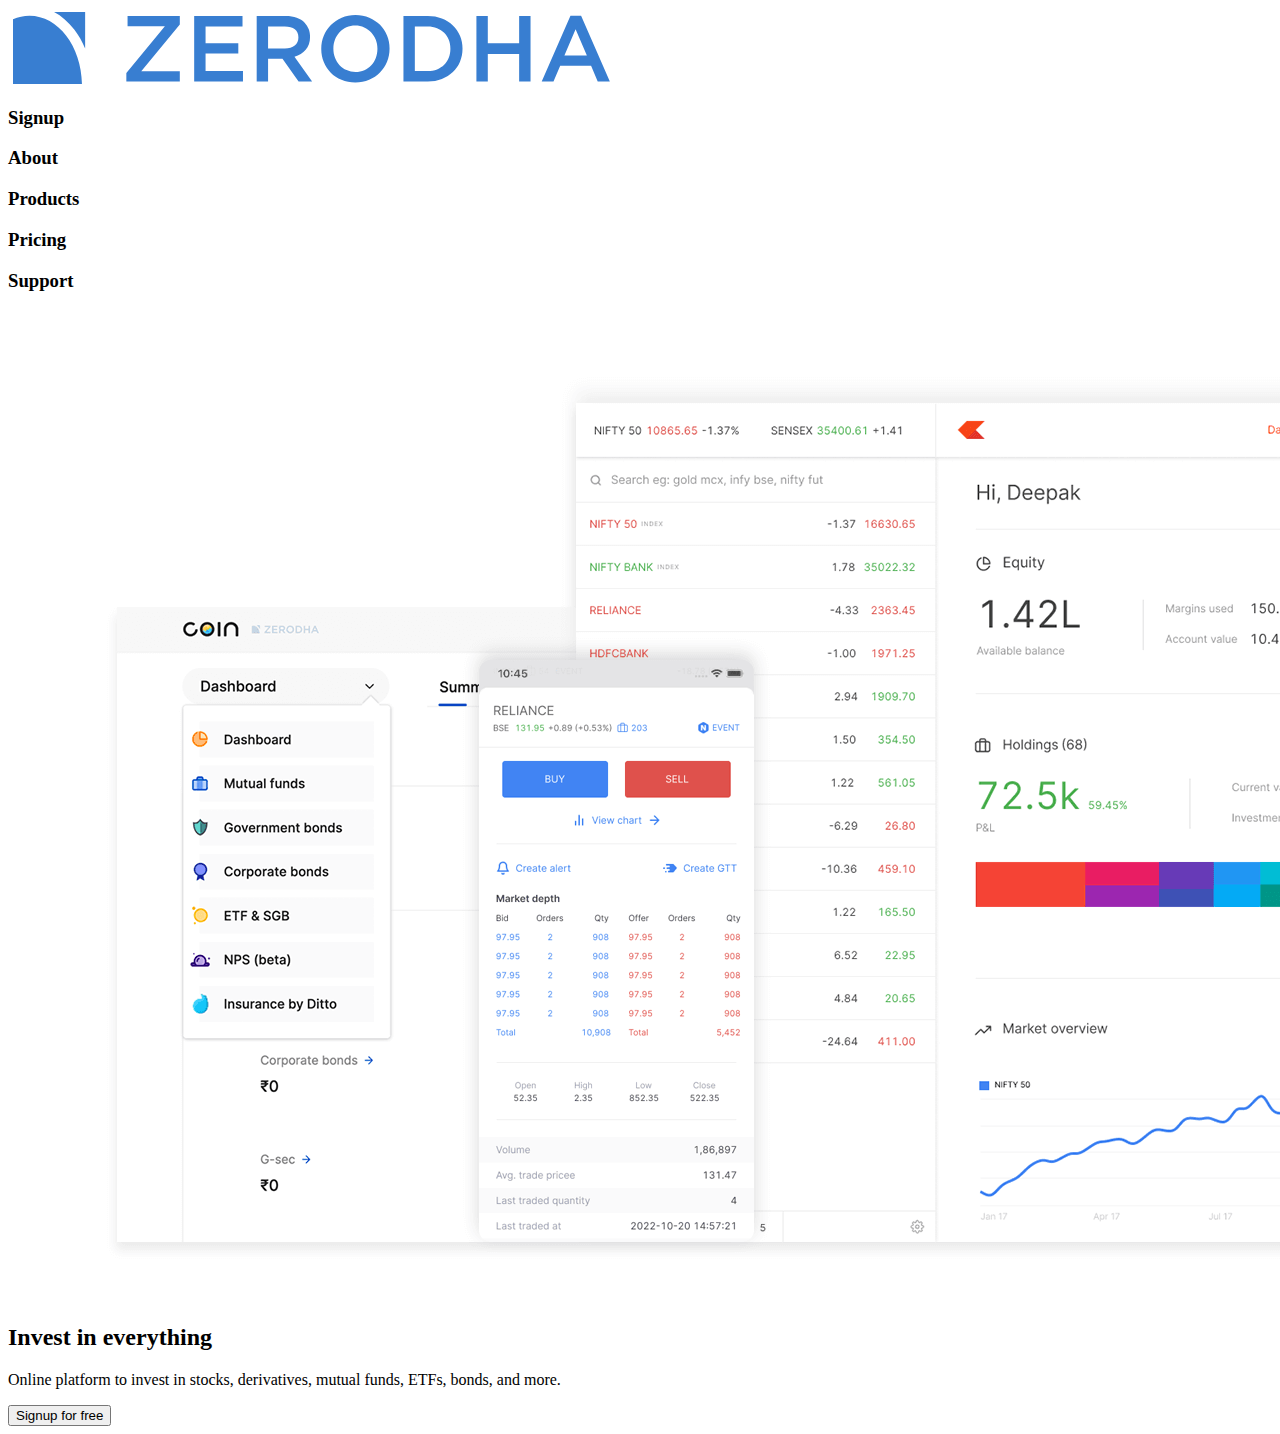
<file: day1/index.html>
<html>
    <head>
        <title>Zerodha</title>
    </head>
    <body>
        <img src="logo.svg" alt="zerodha-logo">
        <div>
            <h3>Signup</h3><h3>About</h3> <h3>Products</h3> <h3>Pricing</h3> <h3>Support</h3>
        </div>
        <div>
            <img src="landing.png" alt="">
        </div>
        <div>
            <h2>Invest in everything</h2>
            <p>Online platform to invest in stocks, derivatives, mutual funds, ETFs, bonds, and more.</p>
            <button>Signup for free</button>
        </div>
    </body>
</html>
</file>
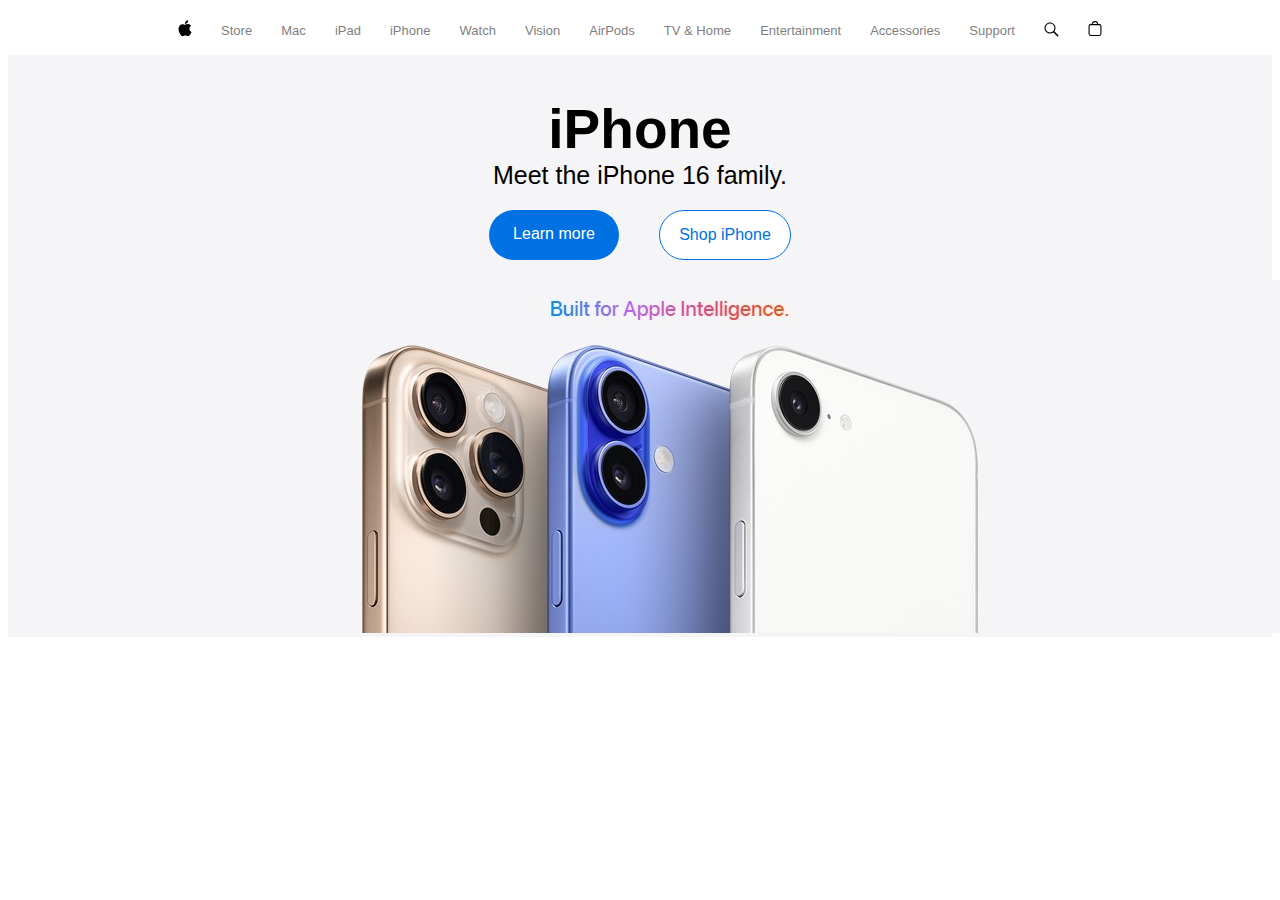
<file: task2/index.html>
<!DOCTYPE html>
<html lang="en">
<head>
    <meta charset="UTF-8">
    <meta name="viewport" content="width=device-width, initial-scale=1.0">
    <title>Apple</title>
    <link rel="stylesheet" href="style.css">
    <link rel="shortcut icon" href="https://www.apple.com/favicon.ico" type="image/x-icon">
</head>
<body>
    <div class="navbar">
        <span><svg height="44" viewBox="0 0 14 44" width="14" xmlns="http://www.w3.org/2000/svg"><path d="m13.0729 17.6825a3.61 3.61 0 0 0 -1.7248 3.0365 3.5132 3.5132 0 0 0 2.1379 3.2223 8.394 8.394 0 0 1 -1.0948 2.2618c-.6816.9812-1.3943 1.9623-2.4787 1.9623s-1.3633-.63-2.613-.63c-1.2187 0-1.6525.6507-2.644.6507s-1.6834-.9089-2.4787-2.0243a9.7842 9.7842 0 0 1 -1.6628-5.2776c0-3.0984 2.014-4.7405 3.9969-4.7405 1.0535 0 1.9314.6919 2.5924.6919.63 0 1.6112-.7333 2.8092-.7333a3.7579 3.7579 0 0 1 3.1604 1.5802zm-3.7284-2.8918a3.5615 3.5615 0 0 0 .8469-2.22 1.5353 1.5353 0 0 0 -.031-.32 3.5686 3.5686 0 0 0 -2.3445 1.2084 3.4629 3.4629 0 0 0 -.8779 2.1585 1.419 1.419 0 0 0 .031.2892 1.19 1.19 0 0 0 .2169.0207 3.0935 3.0935 0 0 0 2.1586-1.1368z"></path></svg></span>
        <span class="nav-text">Store</span>
        <span class="nav-text">Mac</span>
        <span class="nav-text">iPad</span>
        <span class="nav-text">iPhone</span>
        <span class="nav-text">Watch</span>
        <span class="nav-text">Vision</span>
        <span class="nav-text">AirPods</span>
        <span class="nav-text">TV & Home</span>
        <span class="nav-text">Entertainment</span>
        <span class="nav-text">Accessories</span>
        <span class="nav-text">Support</span>
        <span><svg xmlns="http://www.w3.org/2000/svg" width="15px" height="44px" viewBox="0 0 15 44">
            <path d="M14.298,27.202l-3.87-3.87c0.701-0.929,1.122-2.081,1.122-3.332c0-3.06-2.489-5.55-5.55-5.55c-3.06,0-5.55,2.49-5.55,5.55 c0,3.061,2.49,5.55,5.55,5.55c1.251,0,2.403-0.421,3.332-1.122l3.87,3.87c0.151,0.151,0.35,0.228,0.548,0.228 s0.396-0.076,0.548-0.228C14.601,27.995,14.601,27.505,14.298,27.202z M1.55,20c0-2.454,1.997-4.45,4.45-4.45 c2.454,0,4.45,1.997,4.45,4.45S8.454,24.45,6,24.45C3.546,24.45,1.55,22.454,1.55,20z"></path>
            </svg></span>
        <span><svg height="44" viewBox="0 0 14 44" width="14" xmlns="http://www.w3.org/2000/svg"><path d="m11.3535 16.0283h-1.0205a3.4229 3.4229 0 0 0 -3.333-2.9648 3.4229 3.4229 0 0 0 -3.333 2.9648h-1.02a2.1184 2.1184 0 0 0 -2.117 2.1162v7.7155a2.1186 2.1186 0 0 0 2.1162 2.1167h8.707a2.1186 2.1186 0 0 0 2.1168-2.1167v-7.7155a2.1184 2.1184 0 0 0 -2.1165-2.1162zm-4.3535-1.8652a2.3169 2.3169 0 0 1 2.2222 1.8652h-4.4444a2.3169 2.3169 0 0 1 2.2222-1.8652zm5.37 11.6969a1.0182 1.0182 0 0 1 -1.0166 1.0171h-8.7069a1.0182 1.0182 0 0 1 -1.0165-1.0171v-7.7155a1.0178 1.0178 0 0 1 1.0166-1.0166h8.707a1.0178 1.0178 0 0 1 1.0164 1.0166z"></path></svg></span>
    </div>
    <div class="hero">
    <div class="title">
        iPhone
    </div>
    <div class="subtitle">
        Meet the iPhone 16 family.
    </div>
    <div class="buttons">
        <div class="btn1">Learn more</div>
        <div class="btn2">Shop iPhone</div>
    </div>
    <img src="apple.jpeg" alt="">
    </div>
</body>
</html>
</file>
<file: task2/style.css>
.navbar{
    background-color: #fff;
    margin-top: 2px;
    display: flex;
    justify-content: space-between;
    padding-left: 170px;
    padding-right: 170px;
    font-family: Arial, Helvetica, sans-serif;
    color: grey;
    font-size: small;
}
.nav-text{
    padding-top: 15px;
}
.hero{
    background-color: #f5f4f6;
}
.title{
    font-size: 55px;
    padding-top: 42px;
    font-family: Arial, Helvetica, sans-serif;
    font-weight: 700;
    text-align: center;
}
.subtitle{
    font-size: 25px;
    font-family: Arial, Helvetica, sans-serif;
    font-weight: 300;
    text-align: center;
}
.buttons{
    display: flex;
    font-family: Arial, Helvetica, sans-serif;
    font-weight: 500;
    justify-content: center;
}
.btn1{
    background-color: #0071e3;
    border-radius: 980px;
    padding: 15px;
    width: 100px;
    text-align: center;
    margin: 20px;
    color: #fff;
}
.btn2{
    background-color: #fff;
    color: #0071e3;
    width: 100px;
    text-align: center;
    border-radius: 980px;
    border: solid 1px #0071e3;
    padding: 15px;
    margin: 20px;
}
</file>
